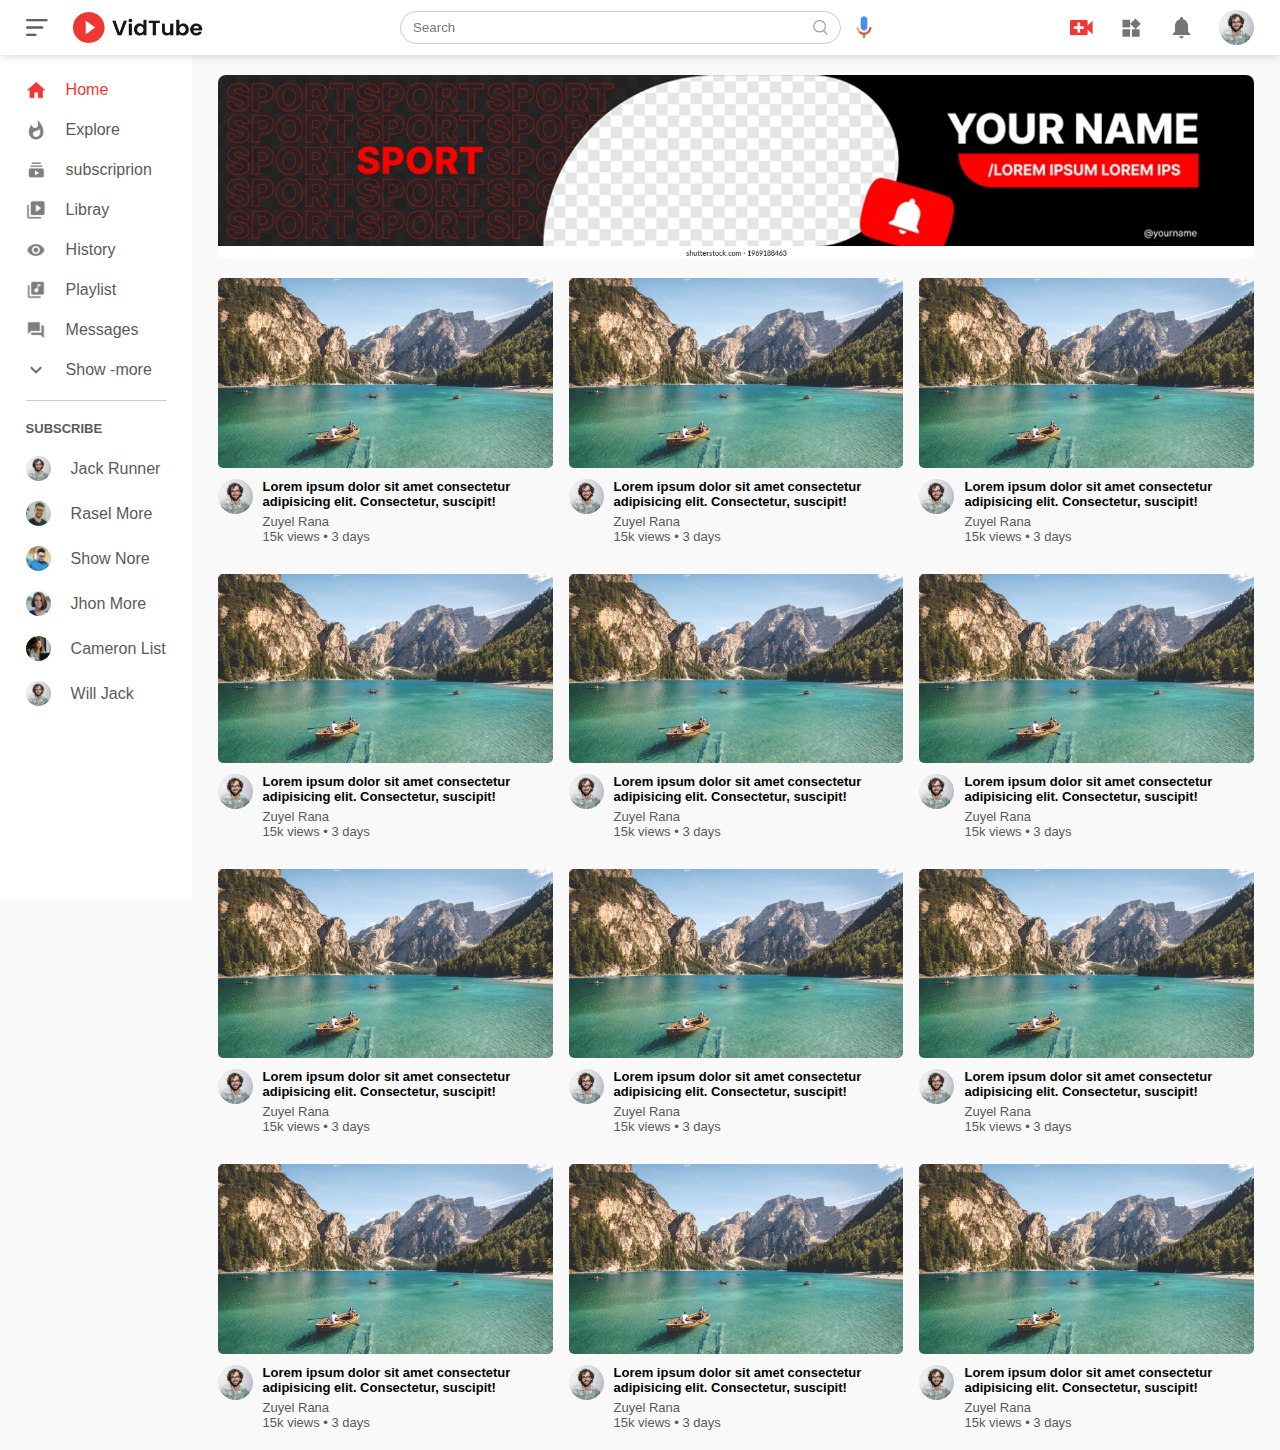
<file: index.html>
<!doctype html>
<html lang="en">

<head>
    <!-- Required meta tags -->
    <meta charset="utf-8">
    <meta name="viewport" content="width=device-width, initial-scale=1">
    <title>Youtube clone</title>
    <!-- Bootstrap CSS -->
    <link rel="stylesheet" href="css/style.css">
    <link rel="stylesheet" href="css/responsive-style.css">

</head>

<body>
    <!-- Navbar -->
    <nav class=" navbar flex-div">
        <div class="nav-left flex-div ">
            <img src="images/menu.png" alt="menu" class="menu-icon">
            <img src="images/logo.png" alt="logo" class="logo">
        </div>
        <div class="nav-middle flex-div">
            <div class="search-box flex-div">
                <input type="text" name="search" placeholder="Search">
                <img src="images/search.png" alt="search icon">
            </div>
            <img src="images/voice-search.png" alt="Mike" class="mic-icon">
        </div>
        <div class="nav-right flex-div">
            <img src="images/upload.png" alt="upload">
            <img src="images/more.png" alt="more">
            <img src="images/notification.png" alt="notification">
            <img src="images/Jack.png" alt="Jack" class="user-icon">
        </div>
    </nav>
    <!-- Navbar exit -->

    <!-- Sidebar -->
    <section class="sidebar">
        <div class="shortcut-links">
            <a href="#" class="active"><img src="images/home.png" alt="home">
                <p>Home</p>
            </a>
            <a href="play-video.html"><img src="images/explore.png" alt="explore">
                <p>Explore</p>
            </a>
            <a href="play-video.html"><img src="images/subscriprion.png" alt="subscriprion">
                <p>subscriprion</p>
            </a>
            <a href="play-video.html"><img src="images/library.png" alt="libray">
                <p>Libray</p>
            </a>
            <a href="play-video.html"><img src="images/history.png" alt="history">
                <p>History</p>
            </a>
            <a href="play-video.html"><img src="images/playlist.png" alt="playlist">
                <p>Playlist</p>
            </a>
            <a href="play-video.html"><img src="images/messages.png" alt="messages">
                <p>Messages</p>
            </a>
            <a href="play-video.html"><img src="images/show-more.png" alt="show more">
                <p>Show -more</p>
            </a>
            <hr>
        </div>
        <div class="shortcut-links subscribed-list">
            <h3>SUBSCRIBE</h3>
            <a href="play-video.html"><img src="images/Jack.png" alt="Jack">
                <p>Jack Runner</p>
            </a>
            <a href="play-video.html"><img src="images/simon.png" alt="Jack">
                <p>Rasel More</p>
            </a>
            <a href="play-video.html"><img src="images/tom.png" alt="Jack">
                <p>Show Nore</p>
            </a>
            <a href="play-video.html"><img src="images/megan.png" alt="Jack">
                <p>Jhon More</p>
            </a>
            <a href="play-video.html"><img src="images/cameron.png" alt="Jack">
                <p>Cameron List</p>
            </a>
            <a href="play-video.html"><img src="images/Jack.png" alt="Jack">
                <p>Will Jack</p>
            </a>
        </div>
    </section>
    <!-- Sidebar exit -->
    <!-- Main -->
    <section class="main-container">
        <div class="banner">
            <img src="images/black-banner.webp" alt="banner">
        </div>
        <div class="list-container">
            <!-- Single item -->
            <div class="single-video-list">
                <a href="play-video.html"><img src="images/thumbnail1.png" alt="" class="thumbnail"></a>
                <div class="flex-div">
                    <img src="images/Jack.png" alt="">
                    <div class="video-info">
                        <a href="play-video.html">Lorem ipsum dolor sit amet consectetur adipisicing elit. Consectetur,
                            suscipit!</a>
                        <p>Zuyel Rana</p>
                        <span>15k views &bull; 3 days</span>
                    </div>
                </div>
            </div>
            <!-- Single item -->
            <div class="single-video-list">
                <a href="play-video.html"><img src="images/thumbnail1.png" alt="" class="thumbnail"></a>
                <div class="flex-div">
                    <img src="images/Jack.png" alt="">
                    <div class="video-info">
                        <a href="play-video.html">Lorem ipsum dolor sit amet consectetur adipisicing elit. Consectetur,
                            suscipit!</a>
                        <p>Zuyel Rana</p>
                        <span>15k views &bull; 3 days</span>
                    </div>
                </div>
            </div>
            <!-- Single item -->
            <div class="single-video-list">
                <a href="play-video.html"><img src="images/thumbnail1.png" alt="" class="thumbnail"></a>
                <div class="flex-div">
                    <img src="images/Jack.png" alt="">
                    <div class="video-info">
                        <a href="play-video.html">Lorem ipsum dolor sit amet consectetur adipisicing elit. Consectetur,
                            suscipit!</a>
                        <p>Zuyel Rana</p>
                        <span>15k views &bull; 3 days</span>
                    </div>
                </div>
            </div>
            <!-- Single item -->
            <div class="single-video-list">
                <a href="play-video.html"><img src="images/thumbnail1.png" alt="" class="thumbnail"></a>
                <div class="flex-div">
                    <img src="images/Jack.png" alt="">
                    <div class="video-info">
                        <a href="play-video.html">Lorem ipsum dolor sit amet consectetur adipisicing elit. Consectetur,
                            suscipit!</a>
                        <p>Zuyel Rana</p>
                        <span>15k views &bull; 3 days</span>
                    </div>
                </div>
            </div>
            <!-- Single item -->
            <div class="single-video-list">
                <a href="play-video.html"><img src="images/thumbnail1.png" alt="" class="thumbnail"></a>
                <div class="flex-div">
                    <img src="images/Jack.png" alt="">
                    <div class="video-info">
                        <a href="play-video.html">Lorem ipsum dolor sit amet consectetur adipisicing elit. Consectetur,
                            suscipit!</a>
                        <p>Zuyel Rana</p>
                        <span>15k views &bull; 3 days</span>
                    </div>
                </div>
            </div>
            <!-- Single item -->
            <div class="single-video-list">
                <a href="play-video.html"><img src="images/thumbnail1.png" alt="" class="thumbnail"></a>
                <div class="flex-div">
                    <img src="images/Jack.png" alt="">
                    <div class="video-info">
                        <a href="play-video.html">Lorem ipsum dolor sit amet consectetur adipisicing elit. Consectetur,
                            suscipit!</a>
                        <p>Zuyel Rana</p>
                        <span>15k views &bull; 3 days</span>
                    </div>
                </div>
            </div>
            <!-- Single item -->
            <div class="single-video-list">
                <a href="play-video.html"><img src="images/thumbnail1.png" alt="" class="thumbnail"></a>
                <div class="flex-div">
                    <img src="images/Jack.png" alt="">
                    <div class="video-info">
                        <a href="play-video.html">Lorem ipsum dolor sit amet consectetur adipisicing elit. Consectetur,
                            suscipit!</a>
                        <p>Zuyel Rana</p>
                        <span>15k views &bull; 3 days</span>
                    </div>
                </div>
            </div>
            <!-- Single item -->
            <div class="single-video-list">
                <a href="play-video.html"><img src="images/thumbnail1.png" alt="" class="thumbnail"></a>
                <div class="flex-div">
                    <img src="images/Jack.png" alt="">
                    <div class="video-info">
                        <a href="play-video.html">Lorem ipsum dolor sit amet consectetur adipisicing elit. Consectetur,
                            suscipit!</a>
                        <p>Zuyel Rana</p>
                        <span>15k views &bull; 3 days</span>
                    </div>
                </div>
            </div>
            <!-- Single item -->
            <div class="single-video-list">
                <a href="play-video.html"><img src="images/thumbnail1.png" alt="" class="thumbnail"></a>
                <div class="flex-div">
                    <img src="images/Jack.png" alt="">
                    <div class="video-info">
                        <a href="play-video.html">Lorem ipsum dolor sit amet consectetur adipisicing elit. Consectetur,
                            suscipit!</a>
                        <p>Zuyel Rana</p>
                        <span>15k views &bull; 3 days</span>
                    </div>
                </div>
            </div>
            <!-- Single item -->
            <div class="single-video-list">
                <a href="play-video.html"><img src="images/thumbnail1.png" alt="" class="thumbnail"></a>
                <div class="flex-div">
                    <img src="images/Jack.png" alt="">
                    <div class="video-info">
                        <a href="play-video.html">Lorem ipsum dolor sit amet consectetur adipisicing elit. Consectetur,
                            suscipit!</a>
                        <p>Zuyel Rana</p>
                        <span>15k views &bull; 3 days</span>
                    </div>
                </div>
            </div>
            <!-- Single item -->
            <div class="single-video-list">
                <a href="play-video.html"><img src="images/thumbnail1.png" alt="" class="thumbnail"></a>
                <div class="flex-div">
                    <img src="images/Jack.png" alt="">
                    <div class="video-info">
                        <a href="play-video.html">Lorem ipsum dolor sit amet consectetur adipisicing elit. Consectetur,
                            suscipit!</a>
                        <p>Zuyel Rana</p>
                        <span>15k views &bull; 3 days</span>
                    </div>
                </div>
            </div>
            <!-- Single item -->
            <div class="single-video-list">
                <a href="play-video.html"><img src="images/thumbnail1.png" alt="" class="thumbnail"></a>
                <div class="flex-div">
                    <img src="images/Jack.png" alt="">
                    <div class="video-info">
                        <a href="play-video.html">Lorem ipsum dolor sit amet consectetur adipisicing elit. Consectetur,
                            suscipit!</a>
                        <p>Zuyel Rana</p>
                        <span>15k views &bull; 3 days</span>
                    </div>
                </div>
            </div>
        </div>
    </section>
    <!-- Main Exit -->

    <!-- Script -->
    <script src="js/main.js"></script>
</body>

</html>
</file>
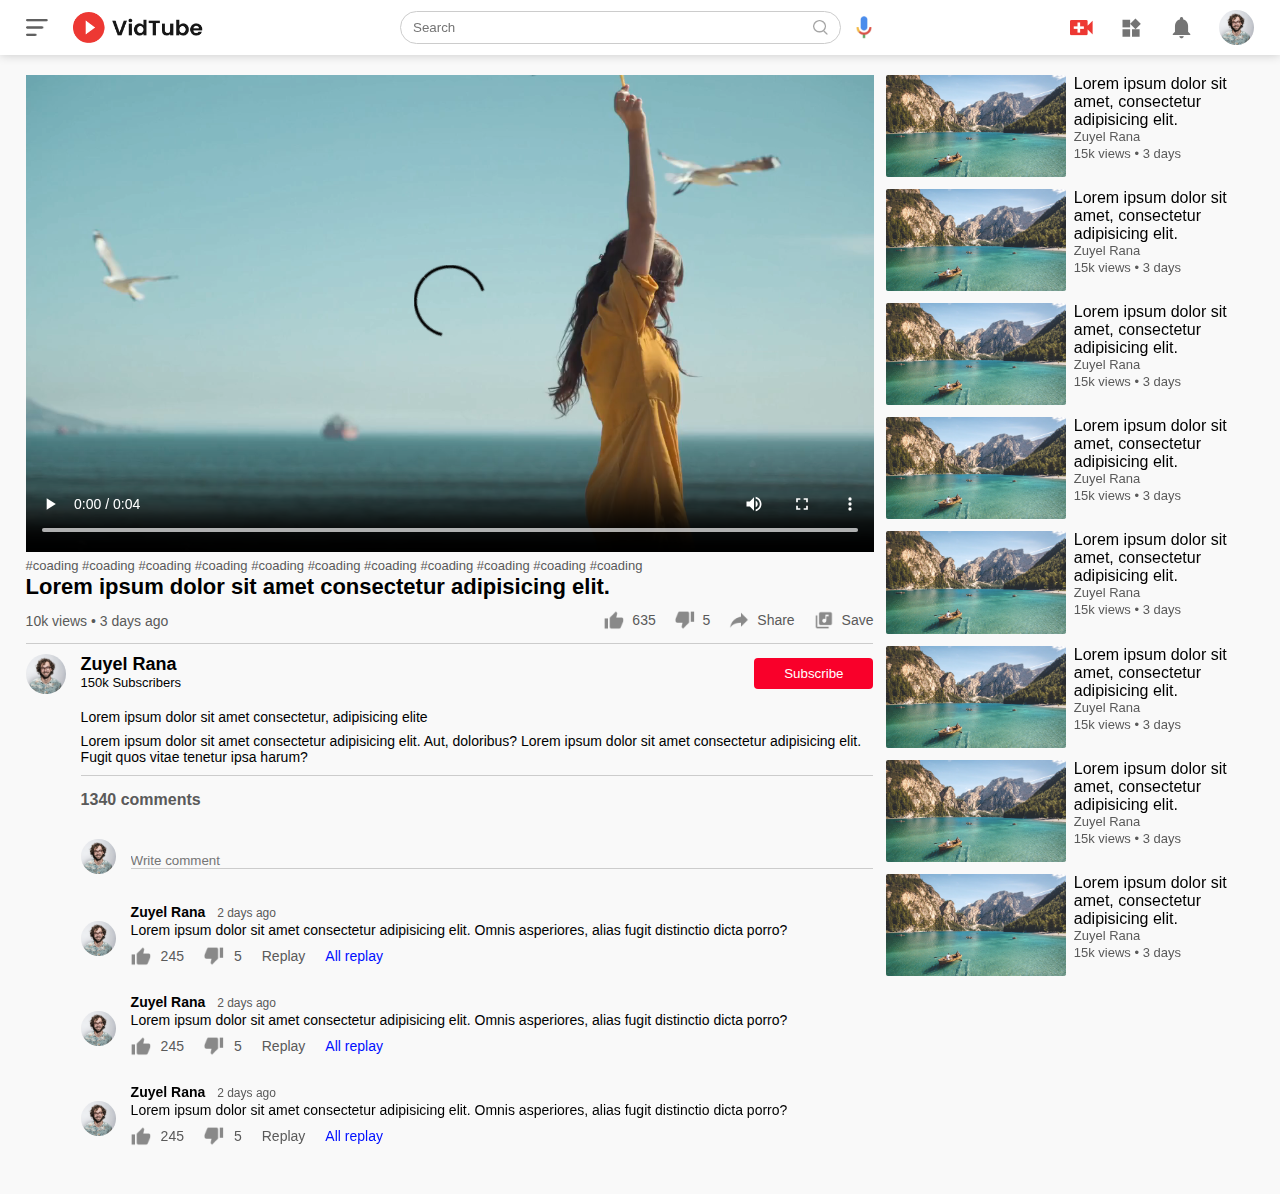
<file: play-video.html>
<!DOCTYPE html>
<html lang="en">

<head>
  <meta charset="UTF-8">
  <meta http-equiv="X-UA-Compatible" content="IE=edge">
  <meta name="viewport" content="width=device-width, initial-scale=1.0">
  <title>Document</title>
  <link rel="stylesheet" href="css/style.css">
  <link rel="stylesheet" href="css/responsive-style.css">
</head>

<body>
  <!-- Navbar -->
  <nav class=" navbar flex-div">
    <div class="nav-left flex-div ">
      <img src="images/menu.png" alt="menu" class="menu-icon">
      <img src="images/logo.png" alt="logo" class="logo">
    </div>
    <div class="nav-middle flex-div">
      <div class="search-box flex-div">
        <input type="text" name="search" placeholder="Search">
        <img src="images/search.png" alt="search icon">
      </div>
      <img src="images/voice-search.png" alt="Mike" class="mic-icon">
    </div>
    <div class="nav-right flex-div">
      <img src="images/upload.png" alt="upload">
      <img src="images/more.png" alt="more">
      <img src="images/notification.png" alt="notification">
      <img src="images/Jack.png" alt="Jack" class="user-icon">
    </div>
  </nav>
  <!-- Navbar exit -->
  <!--  -->
  <section class="main-container play-container">
    <div class="row">
      <div class="play-video">
        <video controls autoplay>
          <source src="images/video.mp4" type="video/mp4">
        </video>

        <div class="tags">
          <a href="#"> <span class="video-tag">#coading</span> </a>
          <a href="#"> <span class="video-tag">#coading</span> </a>
          <a href="#"> <span class="video-tag">#coading</span> </a>
          <a href="#"> <span class="video-tag">#coading</span> </a>
          <a href="#"> <span class="video-tag">#coading</span> </a>
          <a href="#"> <span class="video-tag">#coading</span> </a>
          <a href="#"> <span class="video-tag">#coading</span> </a>
          <a href="#"> <span class="video-tag">#coading</span> </a>
          <a href="#"> <span class="video-tag">#coading</span> </a>
          <a href="#"> <span class="video-tag">#coading</span> </a>
          <a href="#"> <span class="video-tag">#coading</span> </a>
        </div>
        <h3>Lorem ipsum dolor sit amet consectetur adipisicing elit.</h3>
        <div class="play-video-info">
          <p>10k views &bull; 3 days ago</p>
          <div>
            <a href="#"><img src="images/like.png" alt="like">635</a>
            <a href="#"><img src="images/dislike.png" alt="dislike">5</a>
            <a href="#"><img src="images/share.png" alt="share">Share</a>
            <a href="#"><img src="images/save.png" alt="save">Save</a>
          </div>
        </div>
        <hr>
        <div class="publisher flex-div">
          <img src="images/Jack.png" alt="">
          <div>
            <p>Zuyel Rana</p>
            <span>150k Subscribers</span>
          </div>
          <button type="button" class="subscriber">Subscribe</button>
        </div>
        <div class="description">
          <p>Lorem ipsum dolor sit amet consectetur, adipisicing elite</p>
          <p>Lorem ipsum dolor sit amet consectetur adipisicing elit. Aut, doloribus? Lorem ipsum dolor sit amet consectetur adipisicing elit. Fugit quos vitae tenetur ipsa harum?</p>
          <hr>
          <h4>1340 comments</h4>
          <div class="add-comment">
            <img src="images/Jack.png" alt="">
            <input type="text" placeholder="Write comment">
          </div>
          <!-- Singel item -->
          <div class="old-comment">
              <img src="images/Jack.png" alt="">
              <div>
                <h3>Zuyel Rana <span>2 days ago</span></h3>
                <p>Lorem ipsum dolor sit amet consectetur adipisicing elit. Omnis asperiores, alias fugit distinctio dicta porro?</p>
                <div class="comment-action">
                  <img src="images/like.png" alt=""> <span>245</span>
                      <img src="images/dislike.png" alt=""> <span>5</span>
                      <span>Replay</span>
                      <a href="#">All replay</a>
                </div>
              </div>
          </div>
            <!-- Singel item -->
            <div class="old-comment">
              <img src="images/Jack.png" alt="">
              <div>
                <h3>Zuyel Rana <span>2 days ago</span></h3>
                <p>Lorem ipsum dolor sit amet consectetur adipisicing elit. Omnis asperiores, alias fugit distinctio dicta porro?
                </p>
                <div class="comment-action">
                  <img src="images/like.png" alt=""> <span>245</span>
                  <img src="images/dislike.png" alt=""> <span>5</span>
                  <span>Replay</span>
                  <a href="#">All replay</a>
                </div>
              </div>
            </div>
              <!-- Singel item -->
              <div class="old-comment">
                <img src="images/Jack.png" alt="">
                <div>
                  <h3>Zuyel Rana <span>2 days ago</span></h3>
                  <p>Lorem ipsum dolor sit amet consectetur adipisicing elit. Omnis asperiores, alias fugit distinctio dicta porro?
                  </p>
                  <div class="comment-action">
                    <img src="images/like.png" alt=""> <span>245</span>
                    <img src="images/dislike.png" alt=""> <span>5</span>
                    <span>Replay</span>
                    <a href="#">All replay</a>
                  </div>
                </div>
              </div>
        </div>
      </div>
      <!-- Right Sidebar -->
      <div class="right-sidebar">
        <!-- Singel item -->
        <div class="side-video-list">
          <a href="#" class="small-thumbnail"><img src="images/thumbnail1.png" alt="img"></a>
          <div class="vid-info">
            <a href="#">Lorem ipsum dolor sit amet, consectetur adipisicing elit.</a>
            <p>Zuyel Rana</p>
            <span>15k views &bull; 3 days</span>
          </div>
        </div>
        <!-- Singel item -->
        <div class="side-video-list">
          <a href="#" class="small-thumbnail"><img src="images/thumbnail1.png" alt="img"></a>
          <div class="vid-info">
            <a href="#">Lorem ipsum dolor sit amet, consectetur adipisicing elit.</a>
            <p>Zuyel Rana</p>
            <span>15k views &bull; 3 days</span>
          </div>
        </div>
        <!-- Singel item -->
        <div class="side-video-list">
          <a href="#" class="small-thumbnail"><img src="images/thumbnail1.png" alt="img"></a>
          <div class="vid-info">
            <a href="#">Lorem ipsum dolor sit amet, consectetur adipisicing elit.</a>
            <p>Zuyel Rana</p>
            <span>15k views &bull; 3 days</span>
          </div>
        </div>
        <!-- Singel item -->
        <div class="side-video-list">
          <a href="#" class="small-thumbnail"><img src="images/thumbnail1.png" alt="img"></a>
          <div class="vid-info">
            <a href="#">Lorem ipsum dolor sit amet, consectetur adipisicing elit.</a>
            <p>Zuyel Rana</p>
            <span>15k views &bull; 3 days</span>
          </div>
        </div>
        <!-- Singel item -->
        <div class="side-video-list">
          <a href="#" class="small-thumbnail"><img src="images/thumbnail1.png" alt="img"></a>
          <div class="vid-info">
            <a href="#">Lorem ipsum dolor sit amet, consectetur adipisicing elit.</a>
            <p>Zuyel Rana</p>
            <span>15k views &bull; 3 days</span>
          </div>
        </div>
        <!-- Singel item -->
        <div class="side-video-list">
          <a href="#" class="small-thumbnail"><img src="images/thumbnail1.png" alt="img"></a>
          <div class="vid-info">
            <a href="#">Lorem ipsum dolor sit amet, consectetur adipisicing elit.</a>
            <p>Zuyel Rana</p>
            <span>15k views &bull; 3 days</span>
          </div>
        </div>
        <!-- Singel item -->
        <div class="side-video-list">
          <a href="#" class="small-thumbnail"><img src="images/thumbnail1.png" alt="img"></a>
          <div class="vid-info">
            <a href="#">Lorem ipsum dolor sit amet, consectetur adipisicing elit.</a>
            <p>Zuyel Rana</p>
            <span>15k views &bull; 3 days</span>
          </div>
        </div>
        <!-- Singel item -->
        <div class="side-video-list">
          <a href="#" class="small-thumbnail"><img src="images/thumbnail1.png" alt="img"></a>
          <div class="vid-info">
            <a href="#">Lorem ipsum dolor sit amet, consectetur adipisicing elit.</a>
            <p>Zuyel Rana</p>
            <span>15k views &bull; 3 days</span>
          </div>
        </div>

      </div>
    </div>
  </section>
</body>

</html>
</file>
<file: css/style.css>
* {
  margin: 0;
  padding: 0;
  font-family: "poppins", sans-serif;
  box-sizing: border-box;
}

a {
  text-decoration: none;
  color: #5a5a5a;
}

img {
  cursor: pointer;
}

.flex-div {
  display: flex;
  align-items: center;
}

/* Navabar */
.navbar {
  padding: 10px 2%;
  justify-content: space-between;
  box-shadow: 0 0 10px rgba(0, 0, 0, .2);
  background-color: #ffff;
  position: sticky;
  top: 0;
  z-index: 10;
}

.navbar .menu-icon {
  width: 22px;
  margin-right: 25px;
}

.navbar .logo {
  width: 130px;
}

.nav-middle .search-box {
  border: 1px solid #ccc;
  margin-right: 15px;
  padding: 8px 12px;
  border-radius: 25px;
  -webkit-border-radius: 25px;
  -moz-border-radius: 25px;
  -ms-border-radius: 25px;
  -o-border-radius: 25px;
}

.nav-middle .search-box input {
  width: 400px;
  border: 0;
  outline: 0;
  background: transparent;
}

.nav-middle .search-box img {
  width: 15px;
}

.nav-middle .mic-icon {
  width: 16px;
}

.nav-right img {
  width: 25px;
  margin-right: 25px;
}

.nav-right .user-icon {
  width: 35px;
  border-radius: 50%;
  -webkit-border-radius: 50%;
  -moz-border-radius: 50%;
  -ms-border-radius: 50%;
  -o-border-radius: 50%;
  margin-right: 0;
}

/* Nav end */


/* Sidebar */
.sidebar {
  background: #ffff;
  width: 15%;
  height: 100vh;
  position: fixed;
  top: 0;
  z-index: 2;
  padding-left: 2%;
  padding-top: 80px;
  transition: all 0.4s linear;
  -webkit-transition: all 0.4s linear;
  -moz-transition: all 0.4s linear;
  -ms-transition: all 0.4s linear;
  -o-transition: all 0.4s linear;
  overflow: scroll;
}

.sidebar .shortcut-links a {
  display: flex;
  align-items: center;
  margin-bottom: 20px;
  width: fit-content;
  /* flex-wrap: wrap; */
}

.sidebar .shortcut-links a.active,
.sidebar .shortcut-links a:hover {
  color: #ed3833;
}

.sidebar .shortcut-links a img {
  width: 20px;
  margin-right: 20px;
}

.sidebar hr {
  border: 0;
  height: 1px;
  background: #ccc;
  width: 85%;
  transition: all 0.3s ease-in;
  -webkit-transition: all 0.3s ease-in;
  -moz-transition: all 0.3s ease-in;
  -ms-transition: all 0.3s ease-in;
  -o-transition: all 0.3s ease-in;
}

.sidebar .subscribed-list h3 {
  font-size: 13px;
  margin: 20px 0;
  color: #5a5a5a;
}

.sidebar .subscribed-list a img {
  width: 25px;
  border-radius: 50%;
  -webkit-border-radius: 50%;
  -moz-border-radius: 50%;
  -ms-border-radius: 50%;
  -o-border-radius: 50%;
}

.small-sidebar {
  width: 5%;
}

.small-sidebar a p,
.small-sidebar h3 {
  display: none;
}

.small-sidebar hr {
  width: 50%;
  margin-bottom: 25px;
}

/* Sidebar end */

/* Main */
.main-container {
  background: #f9f9f9;
  padding-left: 17%;
  padding-right: 2%;
  padding-top: 20px;
  padding-bottom: 20px;
  z-index: 10;
  transition: all 0.2s linear;
  -webkit-transition: all 0.2s linear;
  -moz-transition: all 0.2s linear;
  -ms-transition: all 0.2s linear;
  -o-transition: all 0.2s linear;
}

.main-container-large {
  padding-left: 7%;
}

.main-container .banner {
  width: 100%;
}

.main-container .banner img {
  width: 100%;
  border-radius: 8px;
  -webkit-border-radius: 8px;
  -moz-border-radius: 8px;
  -ms-border-radius: 8px;
  -o-border-radius: 8px;
}

.main-container .list-container {
  display: grid;
  grid-template-columns: repeat(auto-fit, minmax(250px, 1fr));
  grid-column-gap: 16px;
  grid-row-gap: 30px;
  margin-top: 15px;
}

.list-container .thumbnail {
  width: 100%;
  border-radius: 5px;
  -webkit-border-radius: 5px;
  -moz-border-radius: 5px;
  -ms-border-radius: 5px;
  -o-border-radius: 5px;
}

.single-video-list .flex-div {
  align-items: flex-start;
  margin-top: 7px;
}

.single-video-list img {
  width: 35px;
  margin-right: 10px;
  border-radius: 50%;
  -webkit-border-radius: 50%;
  -moz-border-radius: 50%;
  -ms-border-radius: 50%;
  -o-border-radius: 50%;
}

.single-video-list .video-info {
  color: #5a5a5a;
  font-size: 13px;
}

.single-video-list .video-info a {
  color: #000000;
  margin-bottom: 5px;
  font-weight: 600;
  display: block;
}

/* Play video page */
.play-container {
  padding-left: 2%;
}

.play-container .row {
  display: flex;
  justify-content: space-between;

}

.play-video {
  flex-basis: 69%;
}

.play-video video {
  width: 100%;
}

.play-container .right-sidebar {
  flex-basis: 30%;
}

.play-container .side-video-list {
  display: flex;
  justify-content: space-between;
  margin-bottom: 8px;
}

.play-container .small-thumbnail img {
  width: 100%;
  border-radius: 2px;
  -webkit-border-radius: 2px;
  -moz-border-radius: 2px;
  -ms-border-radius: 2px;
  -o-border-radius: 2px;
}

.play-container .small-thumbnail {
  flex-basis: 49%;
}

.play-container .vid-info {
  flex-basis: 49%;
}

.play-container .vid-info a {
  color: #000000;
  font-weight: 500;

}

.play-container .vid-info p,
.play-container .vid-info span {
  color: #5a5a5a;
  font-size: 13px;
}

.play-container .tags a {
  color: #5a5a5a;
  font-size: 13px;
  ;
}

.play-container h3 {
  font-size: 22px;
  font-weight: 600;
}

.play-container .play-video-info {

  display: flex;
  align-items: center;
  justify-content: space-between;
  flex-wrap: wrap;
  margin-top: 10px;
  font-size: 14px;
  color: #5a5a5a;
}

.play-container .play-video-info a img {
  width: 20px;
  margin-right: 8px;
}

.play-container .play-video-info a {
  display: inline-flex;
  align-items: center;
  margin-left: 15px;
}

.play-container hr {
  border: 0;
  height: 1px;
  background-color: #ccc;
  margin: 10px 0;
}

.play-container .publisher div {
  flex: 1;
  line-height: 18px;
}

.play-container .publisher div p {
  color: #000;
  font-size: 18px;
  font-weight: 600;
}

.play-container .publisher div span {
  color: 5a5a5a;
  font-size: 13px;
}

.play-container .publisher img {
  width: 40px;
  border-radius: 50%;
  -webkit-border-radius: 50%;
  -moz-border-radius: 50%;
  -ms-border-radius: 50%;
  -o-border-radius: 50%;
  margin-right: 15px;
}

.play-container .publisher button {
  background: #F9002A;
  color: #fff;
  padding: 8px 30px;
  border: 0;
  outline: none;
  border-radius: 4px;
  -webkit-border-radius: 4px;
  -moz-border-radius: 4px;
  -ms-border-radius: 4px;
  -o-border-radius: 4px;
  cursor: pointer;
}

.play-container .description {
  padding-left: 55px;
  margin: 15px 0;
}

.play-container .description p {
  color: 5a5a5a;
  font-size: 14px;
  margin-bottom: 8px;
}

.play-container .description h4 {
  color: #5a5a5a;
  margin-top: 15px;
}

.play-container .add-comment {
  display: flex;
  align-items: center;
  margin: 30px 0;
}

.play-container .add-comment img {
  width: 35px;
  border-radius: 50%;
  -webkit-border-radius: 50%;
  -moz-border-radius: 50%;
  -ms-border-radius: 50%;
  -o-border-radius: 50%;
  margin-right: 15px;
}

.play-container .add-comment input {
  border: 0;
  outline: 0;
  border-bottom: 1px solid #ccc;
  width: 100%;
  padding-top: 10px;
  background: transparent;
}
.play-container .old-comment{
  display: flex;
  align-items: center;
  margin: 20px 0;
}
.play-container .old-comment img{
  width: 35px;
  border-radius: 50%;
  -webkit-border-radius: 50%;
  -moz-border-radius: 50%;
  -ms-border-radius: 50%;
  -o-border-radius: 50%;
  margin-right: 15px;
}
.play-container .old-comment h3{
  font-size: 14px;
  margin-bottom: 2px;
}
.play-container .old-comment h3 span{
font-size: 12px;
color: #5a5a5a;
font-weight: 500;
margin-left: 8px;
}
.play-container .comment-action
{
  display:flex;
  align-items: center;
  margin:8px 0;
  font-size: 14px;
}
.play-container .comment-action img{
  border-radius: 0;
  -webkit-border-radius: 0;
  -moz-border-radius: 0;
  -ms-border-radius: 0;
  -o-border-radius: 0;
  width: 20px;
  margin-right: 10px;
}
.play-container .comment-action span{
  margin-right: 20px;
  color: #5a5a5a;
}
.play-container .comment-action a{
  color: #000fff;
}
</file>
<file: css/responsive-style.css>
@media (max-width: 1400px) {}

@media (max-width: 1200px) {
   .sidebar .shortcut-links a  {
     font-size: 14px;

   }
  .sidebar .shortcut-links a img {
   width: 18px;
   margin-right: 5px;
  }
}

@media (max-width: 900px) {
  .menu-icon {
    display: none;
  }

  .sidebar {
    display: none;
  }

  .main-container,
  .main-container-large {
    padding-left: 5%;
    padding-right: 5%;
  }
   .nav-right img {
     display: none;
   }

   .nav-right .user-icon {
     display: block;
     width: 30px
   }


}

@media (max-width: 767px) {
   
    .nav-middle .search-box {
      width: 200px;
    }
    .nav-middle .search-box img{
      position: relative;
      left: -30px;
      top: 0;
    }
    .nav-middle .mic-icon{
      display: none;
    }
}

@media (max-width: 576px) {}

@media (max-width: 490px) {}
</file>
